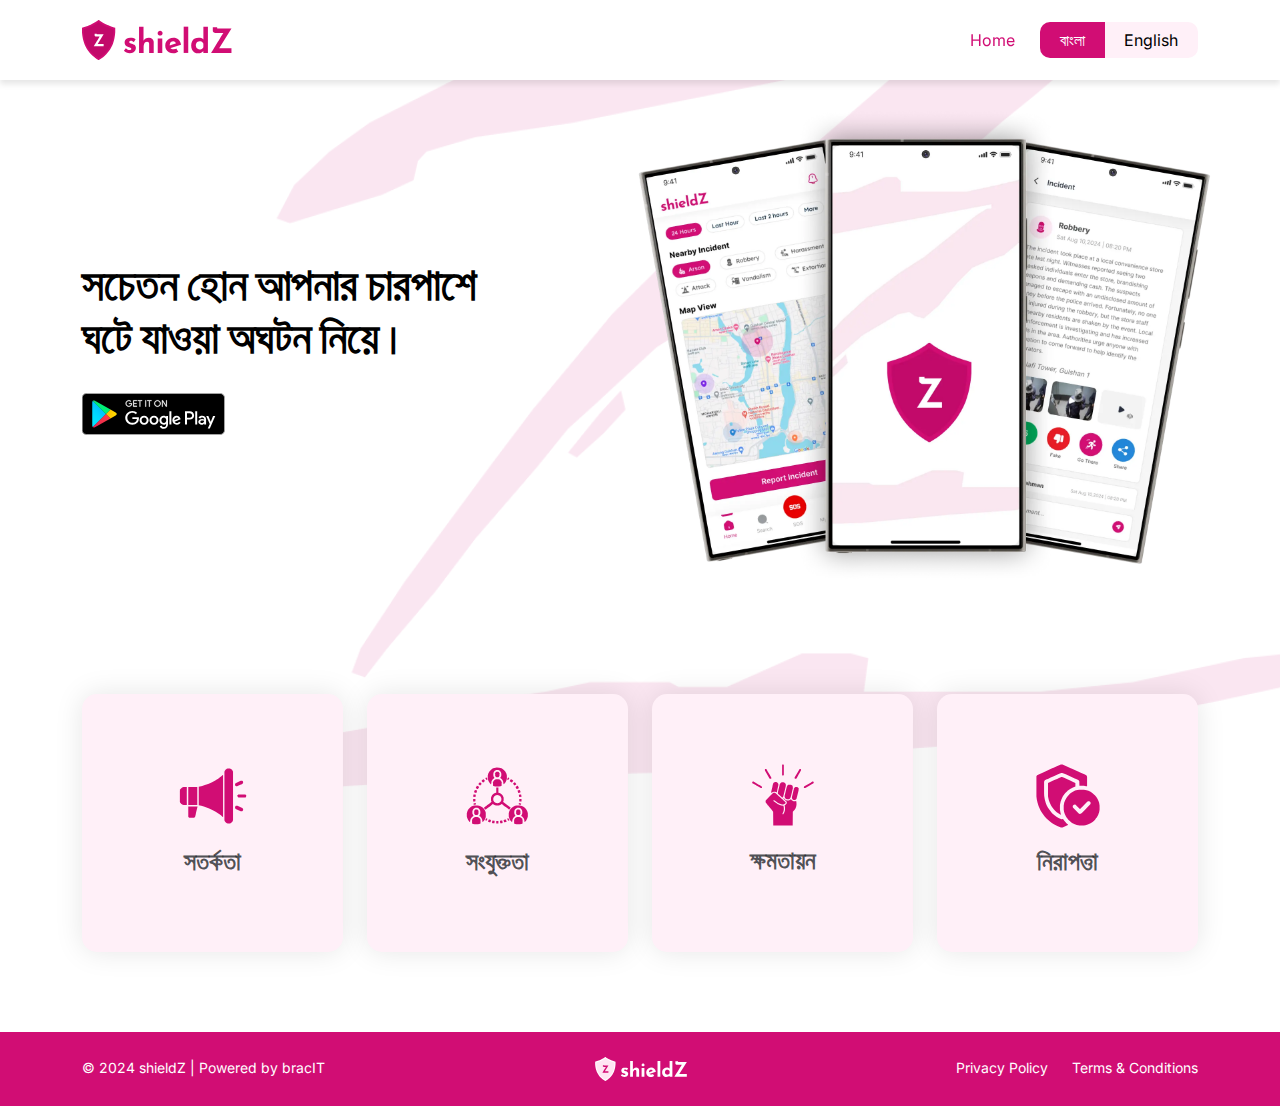
<file: index.html>
<!DOCTYPE html>
<html lang="en">
  <meta http-equiv="content-type" content="text/html;charset=utf-8" />
  <head>
    <meta charset="utf-8" />
    <meta content="width=device-width, initial-scale=1.0" name="viewport" />
    <title>shieldZ</title>
    <meta
      name="description"
      content="সচেতন হোন আপনার চারপাশে ঘটে যাওয়া অঘটন নিয়ে।"
    />
    <meta name="keywords" content="shieldZ,safety" />

    <meta http-equiv="Cache-Control" content="max-age=300, must-revalidate" />

    <!-- Facebook Meta Tags -->
    <meta property="og:url" content="https://shieldz.info/" />
    <meta property="og:type" content="website" />
    <meta property="og:title" content="shieldZ" />
    <meta
      property="og:description"
      content="সচেতন হোন আপনার চারপাশে ঘটে যাওয়া অঘটন নিয়ে।"
    />
    <meta
      property="og:image"
      content="https://faiyaz181.github.io/shieldZ/assets/img/favicon.png"
    />

    <!-- Twitter Meta Tags -->
    <meta name="twitter:card" content="summary_large_image" />
    <meta property="twitter:domain" content="shieldz.info" />
    <meta property="twitter:url" content="https://shieldz.info/" />
    <meta name="twitter:title" content="shieldZ" />
    <meta
      name="twitter:description"
      content="সচেতন হোন আপনার চারপাশে ঘটে যাওয়া অঘটন নিয়ে।"
    />
    <meta
      name="twitter:image"
      content="https://faiyaz181.github.io/shieldZ/assets/img/favicon.png"
    />

    <!-- Favicons -->
    <link rel="apple-touch-icon" sizes="180x180" href="apple-touch-icon.png" />
    <link rel="icon" type="image/png" sizes="32x32" href="favicon-32x32.png" />
    <link rel="icon" type="image/png" sizes="16x16" href="favicon-16x16.png" />
    <link rel="manifest" href="site.webmanifest" />
    <link rel="mask-icon" href="safari-pinned-tab.svg" color="#5bbad5" />
    <meta name="msapplication-TileColor" content="#da532c" />
    <meta name="theme-color" content="#ffffff" />

    <!-- Fonts -->
    <link rel="preconnect" href="https://fonts.googleapis.com" />
    <link rel="preconnect" href="https://fonts.gstatic.com" crossorigin />
    <link
      href="https://fonts.googleapis.com/css2?family=Inter:ital,opsz,wght@0,14..32,100..900;1,14..32,100..900&display=swap"
      rel="stylesheet"
    />

    <!-- Vendor CSS Files -->
    <link
      href="assets/vendor/bootstrap/css/bootstrap.min.css"
      rel="stylesheet"
    />
    <link
      href="assets/vendor/bootstrap-icons/bootstrap-icons.css"
      rel="stylesheet"
    />
    <link href="assets/vendor/aos/aos.css" rel="stylesheet" />
    <link
      href="assets/vendor/glightbox/css/glightbox.min.css"
      rel="stylesheet"
    />

    <!-- Main CSS File -->
    <link href="assets/css/main.css" rel="stylesheet" />
  </head>

  <body class="index-page">
    <header id="header" class="header d-flex align-items-center sticky-top">
      <div
        class="container-fluid container-xl position-relative d-flex align-items-center justify-content-between"
      >
        <a href="index.html" class="logo d-flex align-items-center">
          <img src="assets/img/header-logo.svg" class="img-fluid" alt="" />
          <!-- <h1 class="sitename"><span>shieldZ</span></h1> -->
        </a>

        <nav id="navmenu" class="navmenu d-flex">
          <ul>
            <li><a href="index.html" class="active">Home</a></li>
            <div class="btn-group" role="group">
              <!-- First button -->
              <a href="index.html" class="btn active"> বাংলা </a>

              <!-- Second button -->
              <a href="index-english.html" class="btn"> English </a>
            </div>
            <!-- <li><a href="index.html" class="">How to Use</a></li> -->
            <!-- <li><a href="index.html" class="d-block d-md-none active" data-lang="bn">বাংলা</a></li>
              <li><a href="index-english.html" class="d-block d-md-none" data-lang="en">English</a></li> -->
          </ul>

          <i class="mobile-nav-toggle d-xl-none bi bi-list"></i>
        </nav>
      </div>
    </header>

    <main class="main">
      <!-- Hero Section -->
      <section id="bangla" class="hero section light-background">
        <div
          class="container position-relative"
          data-aos="fade-up"
          data-aos-delay="100"
        >
          <div class="row gy-1 p-0 d-flex">
            <div
              class="col-lg-5 order-1 order-lg-1 d-flex flex-column justify-content-center banner-left"
            >
              <h2
                class="text-left"
                style="font-size: 44px; margin-bottom: 30px"
              >
                সচেতন হোন আপনার চারপাশে ঘটে যাওয়া অঘটন নিয়ে।
              </h2>
              <div class="d-flex button-logo">
                <a
                  href="https://play.google.com/store/apps/details?id=com.bracits.sheildz"
                  class=""
                >
                  <img
                    class="mr-1"
                    src="assets/img/playstore.svg"
                    style="width: 140px; height: auto"
                    alt=""
                  />
                </a>
              </div>
            </div>
            <div class="col-lg-1 order-2 order-lg-2 d-none d-md-block"></div>
            <div class="col-lg-6 order-2 order-lg-2">
              <img
                src="assets/img/logo.webp"
                class="img-fluid banner-image"
                alt=""
              />
            </div>
          </div>
        </div>

        <div
          class="icon-boxes position-relative"
          data-aos="fade-up"
          data-aos-delay="200"
        >
          <div class="container position-relative">
            <div class="row gy-4 mt-5">
              <div class="col-xl-3 col-md-6">
                <div class="icon-box">
                  <div class="icon">
                    <img
                      src="assets/img/Sotorkotaa.svg"
                      height="64px"
                      width="64px"
                      alt=""
                    />
                  </div>
                  <h4 class="title"><a class="stretched-link">সতর্কতা </a></h4>
                </div>
              </div>
              <!--End Icon Box -->

              <div class="col-xl-3 col-md-6">
                <div class="icon-box">
                  <div class="icon">
                    <img src="assets/img/Songjukto.svg" alt="" />
                  </div>
                  <h4 class="title">
                    <a class="stretched-link">সংযুক্ততা </a>
                  </h4>
                </div>
              </div>
              <!--End Icon Box -->

              <div class="col-xl-3 col-md-6">
                <div class="icon-box">
                  <div class="icon">
                    <img
                      src="assets/img/Khomotayon.svg"
                      style="width: 64px; height: auto"
                      alt=""
                    />
                  </div>
                  <h4 class="title"><a class="stretched-link">ক্ষমতায়ন</a></h4>
                </div>
              </div>
              <!--End Icon Box -->

              <div class="col-xl-3 col-md-6">
                <div class="icon-box">
                  <div class="icon">
                    <img
                      src="assets/img/Nirapotta.svg"
                      style="width: 64px; height: auto"
                      alt=""
                    />
                  </div>
                  <h4 class="title">
                    <a class="stretched-link">নিরাপত্তা </a>
                  </h4>
                </div>
              </div>
              <!--End Icon Box -->
            </div>
          </div>
        </div>
      </section>
      <!-- /Hero Section -->

      <!-- Install Section -->
      <!-- <section id="howto_install_bangla" class="hero section light-background">
        <div class="container position-relative" data-aos="fade-up" data-aos-delay="100">
          <div class="row gy-5 justify-content-center">
            <div class="col-lg-3 col-md-6 order-1 order-lg-1">
              <a href=""><img src="assets/img/reg1.png" class="img-fluid" alt=""></a>
            </div>
            <div class="col-lg-6 order-2 order-lg-2 d-flex flex-column justify-content-center">
              <h2 style="font-size: 30px; color: #FF0844;">
                ShieldZ
                <span style="color: #141B34; opacity: 0.8;">
                  : কিভাবে ইনস্টল করবেন?
                </span>
              </h2>
              <div class="p-1">
                <p dir="ltr">ShieldZ হলো এমন একটি অ্যাপ যা আপনাকে এবং আপনার কমিউনিটিকে সুরক্ষিত রাখার জন্য ডিজাইন করা হয়েছে। জরুরী অবস্থা থেকে স্থানীয় সমস্যাগুলি পর্যন্ত দ্রুত পোস্ট এবং শেয়ার করতে পারবেন, যাতে সবাই সতর্ক এবং সচেতন থাকে।</p>
                <p dir="ltr"><strong>ShieldZ এর সাথে সংযুক্ত থাকুন এবং সচেতন থাকুন!</strong></p>
                <p dir="ltr">ইনস্টল করতে এই ধাপগুলি অনুসরণ করুন:</p>
                <ul>
                  <li dir="ltr" aria-level="1">
                    <p dir="ltr" role="presentation">গুগল প্লে স্টোরে "ShieldZ" খুঁজুন এবং 'Install' এ ক্লিক করুন</p>
                  </li>
                  <li dir="ltr" aria-level="1">
                    <p dir="ltr" role="presentation">ShieldZ ডাউনলোড করার পরে, আপনার ফোনে অ্যাপটি খুলুন।</p>
                  </li>
                </ul>
              </div>
            </div>
            
            
          </div>
        </div>

      </section> -->
      <!-- /Install Section -->

      <!-- Register Section -->
      <!-- <section id="howto_use_bangla" class="hero section light-background">
        <hr class="my-5">
        <div class="container position-relative" data-aos="fade-up" data-aos-delay="100">
          <div class="row gy-5 justify-content-center">
            <div class="col-lg-6 order-1 order-lg-1 d-flex flex-column justify-content-center">
              <h2 style="font-size: 30px; color: #ff0000;">
                ShieldZ
                <span style="color: #000000; opacity: 0.8;">
                  : কিভাবে রেজিস্ট্রেশন করবেন?
                </span>
              </h2>
              <div class="p-1">
                <ul>
                  <li dir="ltr" aria-level="1">
                    <p dir="ltr" role="presentation">ShieldZ দিয়ে শুরু করা খুবই সহজ এবং দ্রুত!</p>
                  </li>
            
                  <li dir="ltr" aria-level="1">
                    <p dir="ltr" role="presentation">আপনি আপনার <strong>Google</strong> বা <strong>Facebook</strong> অ্যাকাউন্ট ব্যবহার করে অ্যাপটির জন্য রেজিস্ট্রেশন করতে পারেন।</p>
                  </li>
            
                  <li dir="ltr" aria-level="1">
                    <p dir="ltr" role="presentation">আপনার রেজিস্ট্রেশন সম্পন্ন করতে এবং ShieldZ ব্যবহার শুরু করতে অন-স্ক্রিন নির্দেশাবলী অনুসরণ করুন।</p>
                  </li>
                </ul>
              </div>
            </div>
            
            <div class="col-lg-3 col-md-6 order-2 order-lg-2">
               <div id="carouselExample" class="carousel slide" data-bs-ride="carousel">
                <div class="carousel-inner"> -->
      <!-- <div class="carousel-item active" data-bs-interval="4000">
                    <img src="assets/img/reg1.png" class="d-block w-100" alt="...">
                  </div> -->
      <!-- <div class="carousel-item" data-bs-interval="4000">
                    <img src="assets/img/reg2.jpg" class="d-block w-100" alt="...">
                  </div> -->
      <!-- </div> -->
      <!-- <button class="carousel-control-prev" type="button" data-bs-target="#carouselExample"
                  data-bs-slide="prev">
                  <span class="carousel-control-prev-icon" aria-hidden="true"></span>
                  <span class="visually-hidden">Previous</span>
                </button>
                <button class="carousel-control-next" type="button" data-bs-target="#carouselExample"
                  data-bs-slide="next">
                  <span class="carousel-control-next-icon" aria-hidden="true"></span>
                  <span class="visually-hidden">Next</span>
                </button> -->
      <!-- </div>
            </div>
          </div>
        </div>
      </section>  -->
      <!-- /Register Section -->

      <!-- Send Alert Section -->
      <!-- <section id="howto_use_alert" class="hero section light-background">
        <hr class="my-5">
        <div class="container position-relative" data-aos="fade-up" data-aos-delay="100">
          <div class="row gy-5 justify-content-center">
          
            <div class="col-lg-3 col-md-6 order-1 order-lg-1">
              <div id="carouselExample" class="carousel slide" data-bs-ride="carousel">
                <div class="carousel-inner">
                  <div class="carousel-item active" data-bs-interval="4000">
                    <img src="assets/img/home.png" class="d-block w-100" alt="...">
                  </div>
                  <div class="carousel-item" data-bs-interval="4000">
                    <img src="assets/img/report.png" class="d-block w-100" alt="...">
                  </div>
                </div>
                <button class="carousel-control-prev" type="button" data-bs-target="#carouselExample"
                  data-bs-slide="prev">
                  <span class="carousel-control-prev-icon" aria-hidden="true"></span>
                  <span class="visually-hidden">Previous</span>
                </button>
                <button class="carousel-control-next" type="button" data-bs-target="#carouselExample"
                  data-bs-slide="next">
                  <span class="carousel-control-next-icon" aria-hidden="true"></span>
                  <span class="visually-hidden">Next</span>
                </button>
              </div>
              <img src="assets/img/report.jpg" class="d-block w-100" alt="..."> -->
      <!-- </div>
            <div class="col-lg-6 order-2 order-lg-2 d-flex flex-column justify-content-center">
              <h2 style="font-size: 30px; color: #ff0000;">
                ShieldZ
                <span style="color: #000000; opacity: 0.8;">
                  : এটি কিভাবে ব্যবহার করবেন?
                </span>
              </h2>
              <div class="p-1">
                <ul>
                  <li dir="ltr" aria-level="1">
                    <p dir="ltr" role="presentation"><strong>“Report Incident”</strong> বোতামে ট্যাপ করে একটি নতুন ঘটনা রিপোর্ট তৈরি করুন।</p>
                  </li>
                  <li>
                    <p dir="ltr" role="presentation">একটি শিরোনাম, বিবরণ এবং অবস্থানের বিবরণ লিখুন।</p>
                  </li>
                  <li>
                    <p dir="ltr" role="presentation">যদি প্রয়োজন হয় তবে প্রাসঙ্গিক ছবি বা ভিডিও সংযুক্ত করুন।</p>
                  </li>
                  <li>
                    <p dir="ltr" role="presentation">ঘটনা কতটা জরুরি তা জানাতে সতর্কতার স্তর সেট করুন।</p>
                  </li>
                </ul>
              </div>
            
              <h2 style="font-size: 30px; color: #ff0000;">
                ShieldZ
                <span style="color: #000000; opacity: 0.8;">
                  : এটি কিভাবে কাজ করে?
                </span>
              </h2>
              <div class="p-1">
                <p>
                  যারা আপনাকে অনুসরণ করে বা যাদের এলাকা ক্ষতিগ্রস্ত হয়েছে তারা ঘটনাটির জরুরিতার উপর ভিত্তি করে রিয়েল-টাইম সতর্কতা পাবে।
                </p>
                <p>
                  আপনার উপর প্রভাব ফেলতে পারে এমন ঘটনা বা আপনি যে ঘটনাগুলি অনুসরণ করছেন তার সম্পর্কে আপডেট এবং সতর্কতা পান। ঘটনাস্থলটি ভিজ্যুয়ালাইজ করতে এবং তাদের ভৌগলিক প্রেক্ষাপট বুঝতে মানচিত্র বৈশিষ্ট্যটি ব্যবহার করুন।
                </p>
              </div>
            </div>
            
          
          </div>
        </div>
      </section>  -->
      <!-- /Send Alert Section -->
    </main>

    <footer id="footer" class="footer" style="background-color: #d10d74">
      <div
        class="container d-block d-md-flex text-white text-center justify-content-between gap-4"
      >
        <div class="mb-4 mb-md-0 order-3 order-lg-1">
          © 2024 shieldZ | Powered by
          <span
            ><a href="https://www.bracits.com/" style="color: white"
              >bracIT</a
            ></span
          >
        </div>
        <div class="mb-4 mb-md-0 order-1 order-lg-2">
          <img src="assets/img/footer-logo.svg" alt="" />
        </div>
        <div class="d-flex justify-content-center gap-4 order-2 order-lg-3">
          <a style="color: white" role="button" href="privacy-policy.html"
            >Privacy Policy</a
          >
          <a style="color: white" href="terms-and-conditions.html"
            >Terms & Conditions</a
          >
        </div>
      </div>
    </footer>

    <!-- Scroll Top -->
    <a
      href="#"
      id="scroll-top"
      class="scroll-top d-flex align-items-center justify-content-center"
      ><i class="bi bi-arrow-up-short"></i
    ></a>

    <!-- Preloader -->
    <div id="preloader"></div>

    <!-- Vendor JS Files -->
    <script src="assets/vendor/bootstrap/js/bootstrap.bundle.min.js"></script>
    <script src="assets/vendor/aos/aos.js"></script>
    <script src="assets/vendor/glightbox/js/glightbox.min.js"></script>

    <!-- Main JS File -->
    <script src="assets/js/main.js"></script>
  </body>
</html>
</file>
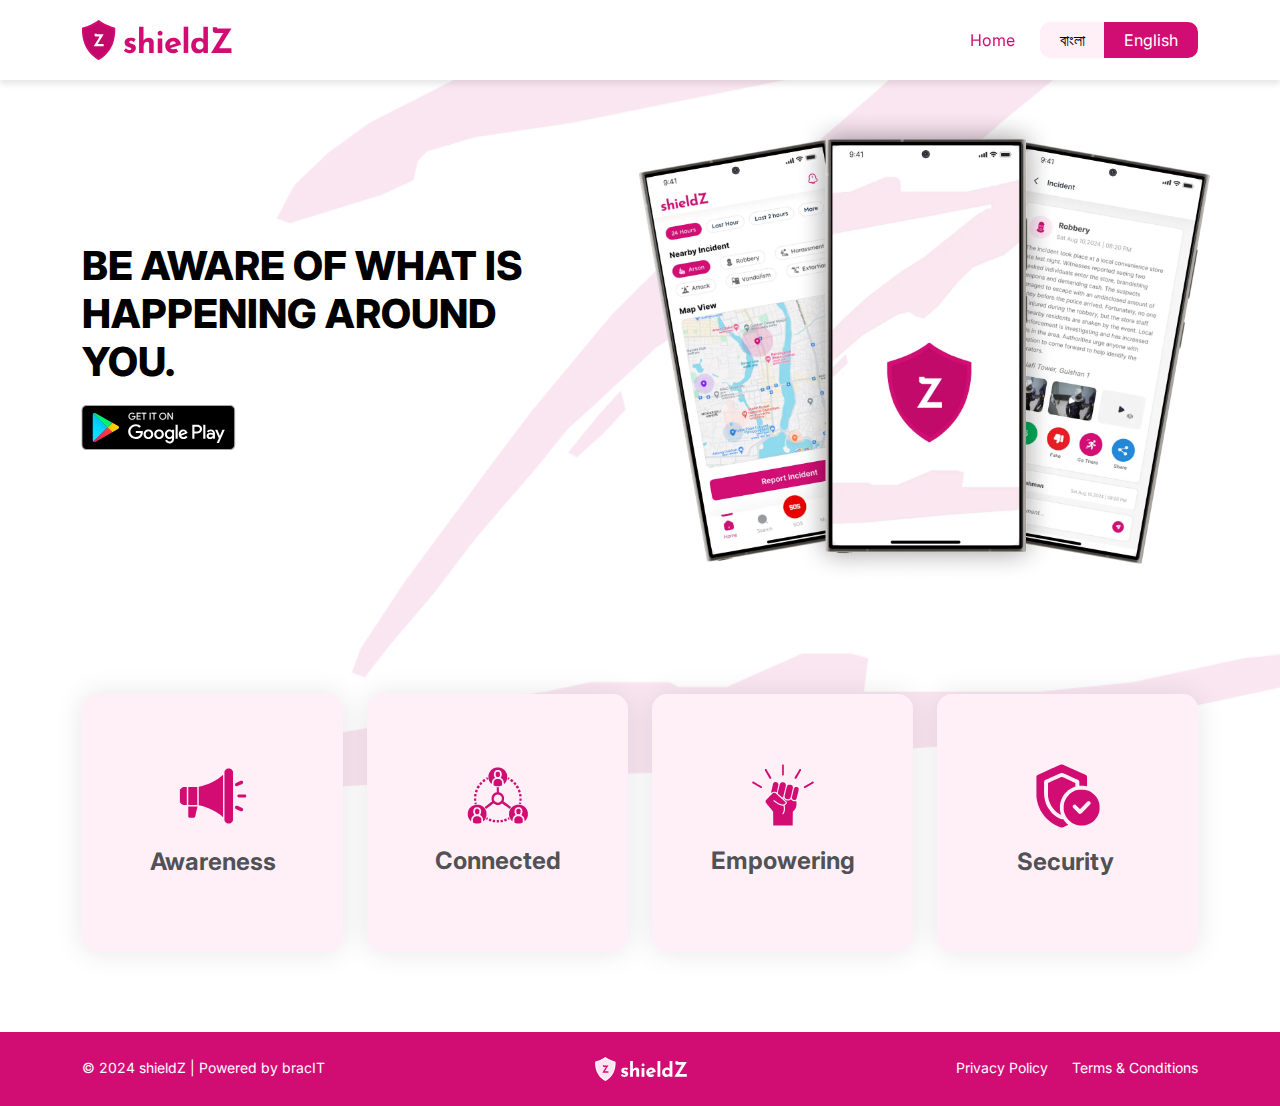
<file: index-english.html>
<!DOCTYPE html>
<html lang="en">
  <meta http-equiv="content-type" content="text/html;charset=utf-8" />
  <head>
    <meta charset="utf-8" />
    <meta content="width=device-width, initial-scale=1.0" name="viewport" />
    <title>shieldZ</title>
    <meta
      name="description"
      content="Be aware of what is happening around you."
    />
    <meta name="keywords" content="shieldZ,safety" />

    <meta http-equiv="Cache-Control" content="max-age=300, must-revalidate" />

    <!-- Facebook Meta Tags -->
    <meta property="og:url" content="https://shieldz.info/" />
    <meta property="og:type" content="website" />
    <meta property="og:title" content="shieldZ" />
    <meta
      property="og:description"
      content="Be aware of what is happening around you."
    />
    <meta
      property="og:image"
      content="https://shieldz.info/assets/img/favicon.png"
    />

    <!-- Twitter Meta Tags -->
    <meta name="twitter:card" content="summary_large_image" />
    <meta property="twitter:domain" content="shieldz.info" />
    <meta property="twitter:url" content="https://shieldz.info/" />
    <meta name="twitter:title" content="shieldZ" />
    <meta
      name="twitter:description"
      content="Be aware of what is happening around you."
    />
    <meta
      name="twitter:image"
      content="https://shieldz.info/assets/img/favicon.png"
    />

    <!-- Favicons -->
    <link rel="apple-touch-icon" sizes="180x180" href="apple-touch-icon.png" />
    <link rel="icon" type="image/png" sizes="32x32" href="favicon-32x32.png" />
    <link rel="icon" type="image/png" sizes="16x16" href="favicon-16x16.png" />
    <link rel="manifest" href="site.webmanifest" />
    <link rel="mask-icon" href="safari-pinned-tab.svg" color="#5bbad5" />
    <meta name="msapplication-TileColor" content="#da532c" />
    <meta name="theme-color" content="#ffffff" />

    <!-- Fonts -->
    <link rel="preconnect" href="https://fonts.googleapis.com" />
    <link rel="preconnect" href="https://fonts.gstatic.com" crossorigin />
    <link
      href="https://fonts.googleapis.com/css2?family=Inter:ital,opsz,wght@0,14..32,100..900;1,14..32,100..900&display=swap"
      rel="stylesheet"
    />

    <!-- Vendor CSS Files -->
    <link
      href="assets/vendor/bootstrap/css/bootstrap.min.css"
      rel="stylesheet"
    />
    <link
      href="assets/vendor/bootstrap-icons/bootstrap-icons.css"
      rel="stylesheet"
    />
    <link href="assets/vendor/aos/aos.css" rel="stylesheet" />
    <link
      href="assets/vendor/glightbox/css/glightbox.min.css"
      rel="stylesheet"
    />

    <!-- Main CSS File -->
    <link href="assets/css/main.css" rel="stylesheet" />
  </head>

  <body class="index-page">
    <header id="header" class="header d-flex align-items-center sticky-top">
      <div
        class="container-fluid container-xl position-relative d-flex align-items-center justify-content-between"
      >
        <a href="index.html" class="logo d-flex align-items-center">
          <img src="assets/img/header-logo.svg" class="img-fluid" alt="" />
          <!-- <h1 class="sitename"><span>shieldZ</span></h1> -->
        </a>

        <nav id="navmenu" class="navmenu d-flex">
          <ul>
            <li><a href="index.html" class="active">Home</a></li>
            <div class="btn-group" role="group">
              <!-- First button -->
              <a href="index.html" class="btn"> বাংলা </a>

              <!-- Second button -->
              <a href="index-english.html" class="btn active"> English </a>
            </div>
            <!-- <li><a href="index.html" class="">How to Use</a></li> -->
            <!-- <li><a href="index.html" class="d-block d-md-none active" data-lang="bn">বাংলা</a></li>
              <li><a href="index-english.html" class="d-block d-md-none" data-lang="en">English</a></li> -->
          </ul>

          <i class="mobile-nav-toggle d-xl-none bi bi-list"></i>
        </nav>
      </div>
    </header>

    <main class="main">
      <!-- Hero Section -->
      <section id="bangla" class="hero section light-background">
        <div
          class="container position-relative"
          data-aos="fade-up"
          data-aos-delay="100"
        >
          <div class="row gy-1 p-0">
            <div
              class="col-lg-5 order-1 order-lg-1 d-flex flex-column justify-content-center banner-left"
            >
              <h2
                class="text-left text-uppercase"
                style="font-size: 40px; margin-bottom: 20px"
              >
                Be aware of what is happening around you.
              </h2>
              <div class="d-flex button-logo">
                <a
                  href="https://play.google.com/store/apps/details?id=com.bracits.sheildz"
                  class=""
                >
                  <img
                    class=""
                    src="assets/img/playstore.svg"
                    style="width: 150px; height: auto"
                    alt=""
                  />
                </a>
              </div>
            </div>
            <div class="col-lg-1 order-2 order-lg-2 d-none d-md-block"></div>
            <div class="col-lg-6 order-2 order-lg-2">
              <img
                src="assets/img/logo.webp"
                class="img-fluid banner-image"
                alt=""
              />
            </div>
          </div>
        </div>

        <div
          class="icon-boxes position-relative"
          data-aos="fade-up"
          data-aos-delay="200"
        >
          <div class="container position-relative">
            <div class="row gy-4 mt-5">
              <div class="col-xl-3 col-md-6">
                <div class="icon-box">
                  <div class="icon">
                    <img
                      src="assets/img/Sotorkotaa.svg"
                      style="width: 64px; height: auto"
                      alt=""
                    />
                  </div>
                  <h4 class="title">
                    <a class="stretched-link">Awareness </a>
                  </h4>
                </div>
              </div>
              <!--End Icon Box -->

              <div class="col-xl-3 col-md-6">
                <div class="icon-box">
                  <div class="icon">
                    <img
                      src="assets/img/Songjukto.svg"
                      style="width: 64px; height: auto"
                      alt=""
                    />
                  </div>
                  <h4 class="title">
                    <a class="stretched-link">Connected </a>
                  </h4>
                </div>
              </div>
              <!--End Icon Box -->

              <div class="col-xl-3 col-md-6">
                <div class="icon-box">
                  <div class="icon">
                    <img
                      src="assets/img/Khomotayon.svg"
                      style="width: 64px; height: auto"
                      alt=""
                    />
                  </div>
                  <h4 class="title">
                    <a class="stretched-link">Empowering</a>
                  </h4>
                </div>
              </div>
              <!--End Icon Box -->

              <div class="col-xl-3 col-md-6">
                <div class="icon-box">
                  <div class="icon">
                    <img
                      src="assets/img/Nirapotta.svg"
                      style="width: 64px; height: auto"
                      alt=""
                    />
                  </div>
                  <h4 class="title">
                    <a class="stretched-link">Security  </a>
                  </h4>
                </div>
              </div>
              <!--End Icon Box -->
            </div>
          </div>
        </div>
      </section>
      <!-- /Hero Section -->

      <!-- Install Section -->
      <!-- <section id="howto_install_bangla" class="hero section light-background">
      <div class="container position-relative" data-aos="fade-up" data-aos-delay="100">
        <div class="row gy-5 justify-content-center">
          <div class="col-lg-3 col-md-6 order-1 order-lg-1">
            <a href=""><img src="assets/img/reg1.png" class="img-fluid" alt=""></a>
          </div>
          <div class="col-lg-6 order-2 order-lg-2 d-flex flex-column justify-content-center">
            <h2 style="font-size: 30px; color: #FF0844;">
              ShieldZ
              <span style="color: #141B34; opacity: 0.8;">
                : কিভাবে ইনস্টল করবেন?
              </span>
            </h2>
            <div class="p-1">
              <p dir="ltr">ShieldZ হলো এমন একটি অ্যাপ যা আপনাকে এবং আপনার কমিউনিটিকে সুরক্ষিত রাখার জন্য ডিজাইন করা হয়েছে। জরুরী অবস্থা থেকে স্থানীয় সমস্যাগুলি পর্যন্ত দ্রুত পোস্ট এবং শেয়ার করতে পারবেন, যাতে সবাই সতর্ক এবং সচেতন থাকে।</p>
              <p dir="ltr"><strong>ShieldZ এর সাথে সংযুক্ত থাকুন এবং সচেতন থাকুন!</strong></p>
              <p dir="ltr">ইনস্টল করতে এই ধাপগুলি অনুসরণ করুন:</p>
              <ul>
                <li dir="ltr" aria-level="1">
                  <p dir="ltr" role="presentation">গুগল প্লে স্টোরে "ShieldZ" খুঁজুন এবং 'Install' এ ক্লিক করুন</p>
                </li>
                <li dir="ltr" aria-level="1">
                  <p dir="ltr" role="presentation">ShieldZ ডাউনলোড করার পরে, আপনার ফোনে অ্যাপটি খুলুন।</p>
                </li>
              </ul>
            </div>
          </div>
          
          
        </div>
      </div>

    </section> -->
      <!-- /Install Section -->

      <!-- Register Section -->
      <!-- <section id="howto_use_bangla" class="hero section light-background">
      <hr class="my-5">
      <div class="container position-relative" data-aos="fade-up" data-aos-delay="100">
        <div class="row gy-5 justify-content-center">
          <div class="col-lg-6 order-1 order-lg-1 d-flex flex-column justify-content-center">
            <h2 style="font-size: 30px; color: #ff0000;">
              ShieldZ
              <span style="color: #000000; opacity: 0.8;">
                : কিভাবে রেজিস্ট্রেশন করবেন?
              </span>
            </h2>
            <div class="p-1">
              <ul>
                <li dir="ltr" aria-level="1">
                  <p dir="ltr" role="presentation">ShieldZ দিয়ে শুরু করা খুবই সহজ এবং দ্রুত!</p>
                </li>
          
                <li dir="ltr" aria-level="1">
                  <p dir="ltr" role="presentation">আপনি আপনার <strong>Google</strong> বা <strong>Facebook</strong> অ্যাকাউন্ট ব্যবহার করে অ্যাপটির জন্য রেজিস্ট্রেশন করতে পারেন।</p>
                </li>
          
                <li dir="ltr" aria-level="1">
                  <p dir="ltr" role="presentation">আপনার রেজিস্ট্রেশন সম্পন্ন করতে এবং ShieldZ ব্যবহার শুরু করতে অন-স্ক্রিন নির্দেশাবলী অনুসরণ করুন।</p>
                </li>
              </ul>
            </div>
          </div>
          
          <div class="col-lg-3 col-md-6 order-2 order-lg-2">
             <div id="carouselExample" class="carousel slide" data-bs-ride="carousel">
              <div class="carousel-inner"> -->
      <!-- <div class="carousel-item active" data-bs-interval="4000">
                  <img src="assets/img/reg1.png" class="d-block w-100" alt="...">
                </div> -->
      <!-- <div class="carousel-item" data-bs-interval="4000">
                  <img src="assets/img/reg2.jpg" class="d-block w-100" alt="...">
                </div> -->
      <!-- </div> -->
      <!-- <button class="carousel-control-prev" type="button" data-bs-target="#carouselExample"
                data-bs-slide="prev">
                <span class="carousel-control-prev-icon" aria-hidden="true"></span>
                <span class="visually-hidden">Previous</span>
              </button>
              <button class="carousel-control-next" type="button" data-bs-target="#carouselExample"
                data-bs-slide="next">
                <span class="carousel-control-next-icon" aria-hidden="true"></span>
                <span class="visually-hidden">Next</span>
              </button> -->
      <!-- </div>
          </div>
        </div>
      </div>
    </section>  -->
      <!-- /Register Section -->

      <!-- Send Alert Section -->
      <!-- <section id="howto_use_alert" class="hero section light-background">
      <hr class="my-5">
      <div class="container position-relative" data-aos="fade-up" data-aos-delay="100">
        <div class="row gy-5 justify-content-center">
        
          <div class="col-lg-3 col-md-6 order-1 order-lg-1">
            <div id="carouselExample" class="carousel slide" data-bs-ride="carousel">
              <div class="carousel-inner">
                <div class="carousel-item active" data-bs-interval="4000">
                  <img src="assets/img/home.png" class="d-block w-100" alt="...">
                </div>
                <div class="carousel-item" data-bs-interval="4000">
                  <img src="assets/img/report.png" class="d-block w-100" alt="...">
                </div>
              </div>
              <button class="carousel-control-prev" type="button" data-bs-target="#carouselExample"
                data-bs-slide="prev">
                <span class="carousel-control-prev-icon" aria-hidden="true"></span>
                <span class="visually-hidden">Previous</span>
              </button>
              <button class="carousel-control-next" type="button" data-bs-target="#carouselExample"
                data-bs-slide="next">
                <span class="carousel-control-next-icon" aria-hidden="true"></span>
                <span class="visually-hidden">Next</span>
              </button>
            </div>
            <img src="assets/img/report.jpg" class="d-block w-100" alt="..."> -->
      <!-- </div>
          <div class="col-lg-6 order-2 order-lg-2 d-flex flex-column justify-content-center">
            <h2 style="font-size: 30px; color: #ff0000;">
              ShieldZ
              <span style="color: #000000; opacity: 0.8;">
                : এটি কিভাবে ব্যবহার করবেন?
              </span>
            </h2>
            <div class="p-1">
              <ul>
                <li dir="ltr" aria-level="1">
                  <p dir="ltr" role="presentation"><strong>“Report Incident”</strong> বোতামে ট্যাপ করে একটি নতুন ঘটনা রিপোর্ট তৈরি করুন।</p>
                </li>
                <li>
                  <p dir="ltr" role="presentation">একটি শিরোনাম, বিবরণ এবং অবস্থানের বিবরণ লিখুন।</p>
                </li>
                <li>
                  <p dir="ltr" role="presentation">যদি প্রয়োজন হয় তবে প্রাসঙ্গিক ছবি বা ভিডিও সংযুক্ত করুন।</p>
                </li>
                <li>
                  <p dir="ltr" role="presentation">ঘটনা কতটা জরুরি তা জানাতে সতর্কতার স্তর সেট করুন।</p>
                </li>
              </ul>
            </div>
          
            <h2 style="font-size: 30px; color: #ff0000;">
              ShieldZ
              <span style="color: #000000; opacity: 0.8;">
                : এটি কিভাবে কাজ করে?
              </span>
            </h2>
            <div class="p-1">
              <p>
                যারা আপনাকে অনুসরণ করে বা যাদের এলাকা ক্ষতিগ্রস্ত হয়েছে তারা ঘটনাটির জরুরিতার উপর ভিত্তি করে রিয়েল-টাইম সতর্কতা পাবে।
              </p>
              <p>
                আপনার উপর প্রভাব ফেলতে পারে এমন ঘটনা বা আপনি যে ঘটনাগুলি অনুসরণ করছেন তার সম্পর্কে আপডেট এবং সতর্কতা পান। ঘটনাস্থলটি ভিজ্যুয়ালাইজ করতে এবং তাদের ভৌগলিক প্রেক্ষাপট বুঝতে মানচিত্র বৈশিষ্ট্যটি ব্যবহার করুন।
              </p>
            </div>
          </div>
          
        
        </div>
      </div>
    </section>  -->
      <!-- /Send Alert Section -->
    </main>

    <footer id="footer" class="footer" style="background-color: #d10d74">
      <div
        class="container d-block d-md-flex text-white justify-content-between text-center gap-4"
      >
        <div class="mb-4 mb-md-0 order-3 order-lg-1">
          © 2024 shieldZ | Powered by
          <span
            ><a href="https://www.bracits.com/" style="color: white"
              >bracIT</a
            ></span
          >
        </div>
        <div class="mb-4 mb-md-0 order-1 order-lg-2">
          <img src="assets/img/footer-logo.svg" alt="" />
        </div>
        <div class="d-flex justify-content-center gap-4 order-2 order-lg-3">
          <a style="color: white" role="button" href="privacy-policy.html"
            >Privacy Policy</a
          >
          <a style="color: white" href="terms-and-conditions.html"
            >Terms & Conditions</a
          >
        </div>
      </div>
    </footer>

    <!-- Scroll Top -->
    <a
      href="#"
      id="scroll-top"
      class="scroll-top d-flex align-items-center justify-content-center"
      ><i class="bi bi-arrow-up-short"></i
    ></a>

    <!-- Preloader -->
    <div id="preloader"></div>

    <!-- Vendor JS Files -->
    <script src="assets/vendor/bootstrap/js/bootstrap.bundle.min.js"></script>
    <script src="assets/vendor/aos/aos.js"></script>
    <script src="assets/vendor/glightbox/js/glightbox.min.js"></script>

    <!-- Main JS File -->
    <script src="assets/js/main.js"></script>
  </body>
</html>
</file>
<file: assets/css/main.css>
/*--------------------------------------------------------------
# Font & Color Variables
--------------------------------------------------------------*/
/* Fonts */
:root {
  --default-font: "Inter", system-ui, -apple-system, "Segoe UI", Arial,
    "Noto Sans", "Liberation Sans", sans-serif, "Apple Color Emoji",
    "Segoe UI Emoji", "Segoe UI Symbol", "Noto Color Emoji";
  --heading-font: "Inter", sans-serif;
  --nav-font: "Inter", sans-serif;
}

/* Global Colors - The following color variables are used throughout the website. Updating them here will change the color scheme of the entire website */
:root {
  --background-color: #ffff; /* Background color for the entire website, including individual sections */
  --default-color: #212529; /* Default color used for the majority of the text content across the entire website */
  --heading-color: #ff0844; /* Color for headings, subheadings and title throughout the website */
  --accent-color: #d10d74; /* Accent color that represents your brand on the website. It's used for buttons, links, and other elements that need to stand out */
  --surface-color: #ffffff; /* The surface color is used as a background of boxed elements within sections, such as cards, icon boxes, or other elements that require a visual separation from the global background. */
  --contrast-color: #ffffff; /* Contrast color for text, ensuring readability against backgrounds of accent, heading, or default colors. */
}

/* Nav Menu Colors - The following color variables are used specifically for the navigation menu. They are separate from the global colors to allow for more customization options */
:root {
  --nav-color: #212529; /* The default color of the main navmenu links */
  --nav-hover-color: #d10d74; /* Applied to main navmenu links when they are hovered over or active */
  --nav-mobile-background-color: #ffffff; /* Used as the background color for mobile navigation menu */
  --nav-dropdown-background-color: #ffffff; /* Used as the background color for dropdown items that appear when hovering over primary navigation items */
  --nav-dropdown-color: #212529; /* Used for navigation links of the dropdown items in the navigation menu. */
  --nav-dropdown-hover-color: #d10d74; /* Similar to --nav-hover-color, this color is applied to dropdown navigation links when they are hovered over. */
}

/* Color Presets - These classes override global colors when applied to any section or element, providing reuse of the sam color scheme. */

.light-background {
  --background-color: linear-gradient(
    135deg,
    rgba(255, 8, 68, 0.1),
    rgba(0, 0, 0, 0.05)
  );
  /* #e9e8e9; */
  --surface-color: #ffffff;
}

.dark-background {
  --background-color: #060606;
  --default-color: #ffffff;
  --heading-color: #ffffff;
  --surface-color: #252525;
  --contrast-color: #ffffff;
}

/* Smooth scroll */
:root {
  scroll-behavior: smooth;
}

/*--------------------------------------------------------------
# General Styling & Shared Classes
--------------------------------------------------------------*/
body {
  color: var(--default-color);
  background: var(--background-color);
  font-family: var(--default-font);
  background: url("../img/background.png");
  background-position: 100px -29%; /* Position the image 20% from the left and 80% from the top */
  background-size: 100% 80%; /* Set the image width to 100% of the container's width and height to 50% */
  background-repeat: no-repeat;
}

@media (max-width: 1199px) {
  body {
    color: var(--default-color);
    background: var(--background-color);
    font-family: var(--default-font);
    background: url("../img/background.png");
    background-position: -100px 0%; /* Position the image 20% from the left and 80% from the top */
    background-size: 150% 40%; /* Set the image width to 100% of the container's width and height to 50% */
    background-repeat: no-repeat;
  }
}

a {
  color: var(--accent-color);
  text-decoration: none;
  transition: 0.3s;
}

a:hover {
  color: color-mix(in srgb, var(--accent-color), transparent 25%);
  text-decoration: none;
}

h1,
h2,
h3,
h4,
h5,
h6 {
  color: var(--heading-color);
  font-family: var(--heading-font);
}

/* PHP Email Form Messages
------------------------------*/
.php-email-form .error-message {
  display: none;
  background: #df1529;
  color: #ffffff;
  text-align: left;
  padding: 15px;
  margin-bottom: 24px;
  font-weight: 600;
}

.php-email-form .sent-message {
  display: none;
  color: #ffffff;
  background: #059652;
  text-align: center;
  padding: 15px;
  margin-bottom: 24px;
  font-weight: 600;
}

.php-email-form .loading {
  display: none;
  background: var(--surface-color);
  text-align: center;
  padding: 15px;
  margin-bottom: 24px;
}

.php-email-form .loading:before {
  content: "";
  display: inline-block;
  border-radius: 50%;
  width: 24px;
  height: 24px;
  margin: 0 10px -6px 0;
  border: 3px solid var(--accent-color);
  border-top-color: var(--surface-color);
  animation: php-email-form-loading 1s linear infinite;
}

@keyframes php-email-form-loading {
  0% {
    transform: rotate(0deg);
  }

  100% {
    transform: rotate(360deg);
  }
}

/*--------------------------------------------------------------
# Global Header
--------------------------------------------------------------*/
.header {
  color: var(--default-color);
  background-color: var(--background-color);
  padding: 10px 0;
  transition: all 0.5s;
  z-index: 997;
  box-shadow: 0px 4px 6px rgba(0, 0, 0, 0.1); /* Add a subtle shadow */
}

.header .logo {
  line-height: 1;
}

.header .logo img {
  max-height: 50px;
  width: 150px;
  /* margin-right: 5px; */
}

.header .logo h1 {
  font-size: 30px;
  margin-top: 13px;
  font-weight: 700;
  color: var(--heading-color);
}

.header .logo h1 span {
  color: var(--accent-color);
}

.scrolled .header {
  box-shadow: 0px 0 18px rgba(0, 0, 0, 0.1);
}

/*--------------------------------------------------------------
# Navigation Menu
--------------------------------------------------------------*/
/* Navmenu - Desktop */
@media (min-width: 1200px) {
  .navmenu {
    padding: 0;
  }

  .navmenu ul {
    margin: 0;
    padding: 0;
    display: flex;
    list-style: none;
    align-items: center;
  }

  .navmenu li {
    position: relative;
  }

  .navmenu ul a,
  .navmenu ul a:focus {
    color: var(--nav-color);
    padding: 18px 15px;
    font-size: 16px;
    font-family: var(--nav-font);
    font-weight: 400;
    display: flex;
    align-items: center;
    justify-content: space-between;
    white-space: nowrap;
    transition: 0.3s;
  }

  .navmenu ul a i,
  .navmenu ul a:focus i {
    font-size: 12px;
    line-height: 0;
    margin-left: 5px;
    transition: 0.3s;
  }

  .navmenu li:last-child a {
    padding-right: 0;
  }

  .navmenu li:hover > a,
  .navmenu .active,
  .navmenu .active:focus {
    color: var(--nav-hover-color);
  }

  .navmenu .dropdown ul {
    margin: 0;
    padding: 10px 0;
    background: var(--nav-dropdown-background-color);
    display: block;
    position: absolute;
    visibility: hidden;
    left: 14px;
    top: 130%;
    opacity: 0;
    transition: 0.3s;
    border-radius: 4px;
    z-index: 99;
    box-shadow: 0px 0px 30px rgba(0, 0, 0, 0.1);
  }

  .navmenu .dropdown ul li {
    min-width: 200px;
  }

  .navmenu .dropdown ul a {
    padding: 10px 20px;
    font-size: 15px;
    text-transform: none;
    color: var(--nav-dropdown-color);
  }

  .navmenu .dropdown ul a i {
    font-size: 12px;
  }

  .navmenu .dropdown ul a:hover,
  .navmenu .dropdown ul .active:hover,
  .navmenu .dropdown ul li:hover > a {
    color: var(--nav-dropdown-hover-color);
  }

  .navmenu .dropdown:hover > ul {
    opacity: 1;
    top: 100%;
    visibility: visible;
  }

  .navmenu .dropdown .dropdown ul {
    top: 0;
    left: -90%;
    visibility: hidden;
  }

  .navmenu .dropdown .dropdown:hover > ul {
    opacity: 1;
    top: 0;
    left: -100%;
    visibility: visible;
  }

  .navmenu .btn-group {
    height: 36px;
    margin-left: 10px;
    /* margin-top: 12px;
    margin-left: 12px !important; */
  }

  .navmenu .btn-group .btn {
    border-radius: 10px; /* Make the buttons rounded */
    border: none; /* Remove border */
    color: black;
    background-color: #fff0f8; /* Light background */
    text-decoration: none; /* Remove underline from links */
    padding: 5px 20px; /* Add padding */
    display: flex;
    justify-content: center;
    align-items: center;
  }

  .navmenu .btn-group .btn.active {
    background-color: #d10d74; /* Active button background color */
    color: #fff;
  }

  .navmenu .btn-group .btn:first-child {
    border-top-right-radius: 0;
    border-bottom-right-radius: 0;
  }

  .navmenu .btn-group .btn:last-child {
    border-top-left-radius: 0;
    border-bottom-left-radius: 0;
  }
}

/* Navmenu - Mobile */
@media (max-width: 1199px) {
  .mobile-nav-toggle {
    color: var(--nav-color);
    font-size: 28px;
    line-height: 0;
    margin-right: 10px;
    cursor: pointer;
    transition: color 0.3s;
  }

  .navmenu {
    padding: 0;
    z-index: 9997;
  }

  .navmenu ul {
    display: none;
    list-style: none;
    text-align: center;
    /* position: absolute; */
    width: 100%;
    min-width: 200px;
    max-height: 130px;
    float: right;
    inset: 60px 20px 20px 20px;
    padding: 10px 0;
    margin: 20px;
    border-radius: 6px;
    background-color: var(--nav-mobile-background-color);
    overflow-y: auto;
    transition: 0.3s;
    z-index: 9998;
    box-shadow: 0px 0px 30px rgba(0, 0, 0, 0.1);
  }

  /* .navmenu ul li,div{
    margin-top: 20px;
  } */

  .navmenu a,
  .navmenu a:focus {
    color: var(--nav-dropdown-color);
    padding: 20px 20px;
    font-family: var(--nav-font);
    font-size: 17px;
    font-weight: 500;
    /* display: flex;
    align-items: center;
    justify-content: space-between; */
    text-align: center;
    white-space: nowrap;
    transition: 0.3s;
  }

  .navmenu a i,
  .navmenu a:focus i {
    font-size: 12px;
    line-height: 0;
    margin-left: 5px;
    width: 30px;
    height: 30px;
    display: flex;
    align-items: center;
    justify-content: center;
    border-radius: 50%;
    transition: 0.3s;
    background-color: color-mix(in srgb, var(--accent-color), transparent 90%);
  }

  .navmenu a i:hover,
  .navmenu a:focus i:hover {
    background-color: var(--accent-color);
    color: var(--contrast-color);
  }

  .navmenu a:hover,
  .navmenu .active,
  .navmenu .active:focus {
    color: var(--nav-dropdown-hover-color);
  }

  .navmenu .active i,
  .navmenu .active:focus i {
    background-color: var(--accent-color);
    color: var(--contrast-color);
    transform: rotate(180deg);
  }

  .navmenu .dropdown ul {
    text-align: center;
    position: static;
    display: none;
    z-index: 99;
    padding: 10px 0;
    margin: 10px 20px;
    background-color: var(--nav-dropdown-background-color);
    border: 1px solid color-mix(in srgb, var(--default-color), transparent 90%);
    box-shadow: none;
    transition: all 0.5s ease-in-out;
  }

  .navmenu .dropdown ul ul {
    background-color: rgba(33, 37, 41, 0.1);
  }

  .navmenu .dropdown > .dropdown-active {
    display: block;
    background-color: rgba(33, 37, 41, 0.03);
  }

  .mobile-nav-active {
    overflow: hidden;
  }

  .mobile-nav-active .mobile-nav-toggle {
    color: #000;
    position: absolute;
    font-size: 32px;
    top: 5px;
    right: 30px;
    margin-right: 0;
    z-index: 9999;
  }

  .mobile-nav-active .navmenu {
    position: fixed;
    overflow: hidden;

    inset: 0;
    background: rgba(33, 37, 41, 0.8);
    transition: 0.3s;
  }

  .mobile-nav-active .navmenu > ul {
    display: block;
    width: 100%;
    text-align: center;
    padding: 0;
    margin: 0;
  }

  .mobile-nav-active .navmenu ul li {
    width: 100%; /* Make each list item take up full width */
  }

  .mobile-nav-active .navmenu ul a {
    width: 100%;
    display: inline-block;
    text-align: center;
    padding: 20px;
    box-sizing: border-box;
  }

  .navmenu .btn-group {
    height: 36px;
    /* margin-top: 12px;
    margin-left: 12px !important; */
  }

  .navmenu .btn-group .btn {
    border-radius: 10px; /* Make the buttons rounded */
    border: none; /* Remove border */
    color: black;
    background-color: #fff0f8; /* Light background */
    text-decoration: none; /* Remove underline from links */
    padding: 5px 20px; /* Add padding */
    display: flex;
    justify-content: center;
    align-items: center;
  }

  .navmenu .btn-group .btn.active {
    background-color: #d10d74; /* Active button background color */
    color: #fff;
  }

  .navmenu .btn-group .btn:first-child {
    border-top-right-radius: 0;
    border-bottom-right-radius: 0;
  }

  .navmenu .btn-group .btn:last-child {
    border-top-left-radius: 0;
    border-bottom-left-radius: 0;
  }
}

/*--------------------------------------------------------------
# Global Footer
--------------------------------------------------------------*/
.footer {
  color: var(--default-color);
  background-color: var(--background-color);
  font-size: 14px;
  padding: 25px 0;
  position: relative;
}

.footer .copyright p {
  margin-bottom: 0;
}

.footer .social-links,
.contributors .social-links {
  margin-top: 20px;
}

.footer .social-links a,
.contributors .social-links a {
  display: flex;
  align-items: center;
  justify-content: center;
  width: 40px;
  height: 40px;
  border-radius: 50%;
  border: 1px solid color-mix(in srgb, var(--default-color), transparent 50%);
  font-size: 16px;
  color: color-mix(in srgb, var(--default-color), transparent 50%);
  margin: 0 5px;
  transition: 0.3s;
}

.footer .social-links a:hover,
.contributors .social-links a:hover {
  color: var(--accent-color);
  border-color: var(--accent-color);
}

.footer .credits {
  margin-top: 10px;
  font-size: 13px;
  text-align: center;
}

/* .footer a.active{
  text-decoration: underline;
} */

/*--------------------------------------------------------------
# Preloader
--------------------------------------------------------------*/
#preloader {
  position: fixed;
  inset: 0;
  z-index: 9999;
  overflow: hidden;
  background-color: var(--background-color);
  transition: all 0.6s ease-out;
}

#preloader:before {
  content: "";
  position: fixed;
  top: calc(50% - 30px);
  left: calc(50% - 30px);
  border: 6px solid var(--accent-color);
  border-top-color: color-mix(in srgb, var(--accent-color), transparent 90%);
  border-radius: 50%;
  width: 60px;
  height: 60px;
  animation: animate-preloader 1s linear infinite;
}

@keyframes animate-preloader {
  0% {
    transform: rotate(0deg);
  }

  100% {
    transform: rotate(360deg);
  }
}

/*--------------------------------------------------------------
# Scroll Top Button
--------------------------------------------------------------*/
.scroll-top {
  position: fixed;
  visibility: hidden;
  opacity: 0;
  right: 15px;
  bottom: -15px;
  z-index: 99999;
  background-color: var(--accent-color);
  width: 44px;
  height: 44px;
  border-radius: 50px;
  transition: all 0.4s;
}

.scroll-top i {
  font-size: 24px;
  color: var(--contrast-color);
  line-height: 0;
}

.scroll-top:hover {
  background-color: color-mix(in srgb, var(--accent-color), transparent 20%);
  color: var(--contrast-color);
}

.scroll-top.active {
  visibility: visible;
  opacity: 1;
  bottom: 15px;
}

/*--------------------------------------------------------------
# Disable aos animation delay on mobile devices
--------------------------------------------------------------*/
@media screen and (max-width: 768px) {
  [data-aos-delay] {
    transition-delay: 0 !important;
  }
}

/*--------------------------------------------------------------
# Global Page Titles & Breadcrumbs
--------------------------------------------------------------*/
.page-title {
  color: var(--default-color);
  background-color: var(--background-color);
  position: relative;
}

.page-title .heading {
  padding: 80px 0;
  border-top: 1px solid
    color-mix(in srgb, var(--default-color), transparent 90%);
}

.page-title .heading h1 {
  font-size: 38px;
  font-weight: 700;
}

.page-title nav {
  background-color: color-mix(in srgb, var(--default-color), transparent 95%);
  padding: 20px 0;
}

.page-title nav ol {
  display: flex;
  flex-wrap: wrap;
  list-style: none;
  margin: 0;
  font-size: 16px;
  font-weight: 600;
}

.page-title nav ol li + li {
  padding-left: 10px;
}

.page-title nav ol li + li::before {
  content: "/";
  display: inline-block;
  padding-right: 10px;
  color: color-mix(in srgb, var(--default-color), transparent 70%);
}

/*--------------------------------------------------------------
# Global Sections
--------------------------------------------------------------*/
section,
.section {
  color: var(--default-color);
  background-color: var(--background-color);
  /* padding: 30px 0; */
  scroll-margin-top: 60px;
  overflow: clip;
}

@media (max-width: 1199px) {
  section,
  .section {
    scroll-margin-top: 66px;
  }
}

/*--------------------------------------------------------------
# Global Section Titles
--------------------------------------------------------------*/
.section-title {
  text-align: center;
  padding-bottom: 60px;
  position: relative;
}

.section-title h2 {
  font-size: 13px;
  letter-spacing: 1px;
  font-weight: 700;
  padding: 8px 20px;
  margin: 0;
  background: color-mix(in srgb, var(--accent-color), transparent 90%);
  color: var(--accent-color);
  display: inline-block;
  text-transform: uppercase;
  border-radius: 50px;
  font-family: var(--default-font);
}

.section-title div {
  color: var(--heading-color);
  margin: 10px 0 0 0;
  font-size: 32px;
  font-weight: 700;
  font-family: var(--heading-font);
}

.section-title div .description-title {
  color: var(--accent-color);
}

/*--------------------------------------------------------------
# Hero Section
--------------------------------------------------------------*/
.hero {
  width: 100%;
  position: relative;
  padding: 40px 0 20px 0;

  text-align: center; /* Centered text content */
  overflow: hidden;
}

.hero .container {
  position: relative;
  z-index: 3;
}

.hero h2 {
  font-size: 25px; /* Reduced font size */
  font-weight: 800; /* Increased font weight */
  /* display: flex; */
  /* align-items: center !important; */
  /* margin-top: 85px!important; */
  /* Reduced bottom margin */
  /* Made text uppercase */
  /* letter-spacing: 1px; */
  color: black !important;

  /* word-break: break-all !important; */
  text-align: left !important;
}

.hero h2 span {
  display: block;
  font-size: 35px; /* Reduced font size for the subtitle */
  opacity: 0.9;
  font-weight: 500;
  margin-top: 10px; /* Added margin-top for spacing */
}

.hero p {
  color: color-mix(in srgb, var(--default-color), transparent 60%);
  font-weight: 400;

  font-size: 20px; /* Adjusted font size */
  line-height: 1.6; /* Increased line-height for better readability */
}

.hero .btn-get-started {
  color: var(--contrast-color);
  background: var(--accent-color);
  font-family: var(--heading-font);
  font-weight: 600; /* Increased font weight */
  font-size: 16px; /* Increased font size */
  letter-spacing: 2px; /* Increased letter spacing */
  display: inline-block;
  padding: 14px 40px; /* Increased padding */
  border-radius: 8px; /* Changed border-radius */
  transition: transform 0.3s ease, box-shadow 0.5s; /* Added transform effect */
  box-shadow: 0 8px 28px rgba(0, 0, 0, 0.2); /* Increased shadow opacity */
}

.hero .btn-get-started:hover {
  transform: translateY(-5px); /* Added slight upward movement on hover */
  box-shadow: 0 12px 36px rgba(0, 0, 0, 0.3); /* Increased shadow on hover */
}

.hero .btn-watch-video {
  font-size: 18px; /* Increased font size */
  transition: color 0.5s, transform 0.3s ease; /* Added transform effect */
  margin-left: 0; /* Removed left margin */
  font-weight: 700; /* Increased font weight */
}

.hero .btn-watch-video i {
  color: var(--accent-color);
  font-size: 36px; /* Increased icon size */
  transition: transform 0.3s, color 0.3s; /* Added transform effect */
  line-height: 0;
  margin-right: 10px;
}

.hero .btn-watch-video:hover {
  color: color-mix(in srgb, var(--accent-color), transparent 15%);
  transform: scale(1.05); /* Added slight scaling on hover */
}

.hero .btn-watch-video:hover i {
  transform: rotate(10deg); /* Added slight rotation on hover */
  color: var(--accent-color); /* Changed hover color */
}

.hero img {
  /* border-radius: 10px;  */
  /* box-shadow: 0 5px 15px rgba(0, 0, 0, 0.2);  */
  transform: scale(1.05); /* Slightly increased image size */
  transition: transform 0.3s ease, box-shadow 0.3s ease; /* Added transition effects */
}

.hero img:hover {
  cursor: pointer;
  transform: scale(1.1); /* Increased scale on hover */
  /* box-shadow: 0 8px 20px rgba(0, 0, 0, 0.3);  */
}

.hero .button-logo img {
  padding-left: 3px !important;
}

.hero .button-logo {
  display: flex;
  justify-content: flex-start;
}

.hero .banner-left {
  align-items: start !important;
}

@media (max-width: 640px) {
  .hero .banner-left {
    align-items: center !important;
  }

  .hero h2 {
    font-size: 30px !important;
    margin-top: 20px !important;
    text-align: center !important;
    font-weight: 800 !important;
  }

  .hero .btn-get-started,
  .hero .btn-watch-video {
    font-size: 14px;
  }

  /* .hero .button-logo{
    justify-content: center;
  } */

  .hero .banner-image {
    margin-top: 60px;
  }
}

.hero .icon-boxes {
  margin-top: 50px;
  padding-bottom: 60px;
  position: relative;
  overflow: hidden; /* Hide any overflow from animations */

  background-clip: padding-box;
  color: #fff;
  /* text-shadow: 0 2px 5px rgba(0, 0, 0, 0.3); */
}

.hero .icon-boxes .container {
}

/* Add a ripple effect inside the div */
/* .hero::before {
  content: "";
  position: absolute;
  top: 50%;
  left: 50%;
  width: 200%;
  height: 200%;
  background: rgba(255, 8, 68, 0.2);
  border-radius: 50%;
  transform: translate(-50%, -50%) scale(0);
  animation: rippleEffect 3s;
  pointer-events: none;
} */
/* 
@keyframes rippleEffect {
  0% {
    transform: translate(-50%, -50%) scale(0);
    opacity: 1;
  }
  100% {
    transform: translate(-50%, -50%) scale(1);
    opacity: 0;
  }
} */

.hero .icon-box {
  background: #fff0f8;
  padding: 60px 30px;
  position: relative;
  overflow: hidden;
  box-shadow: 0 0 29px 0 rgba(0, 0, 0, 0.1);
  transition: all 0.3s ease-in-out;
  border-radius: 15px;
  z-index: 1;
  height: 100%;
  width: 100%;
  text-align: center;
}

@media (max-width: 767.98px) {
  .hero .icon-box {
    border-radius: 15px; /* Rounded corners */
    height: 100%;
    width: 100%;
  }
}

.hero .icon-box .title {
  font-weight: 700;
  margin-bottom: 15px;
  font-size: 24px;
}

.hero .icon-box .title a {
  color: color-mix(in srgb, var(--default-color), transparent 20%);
  transition: 0.3s;
}

.hero .icon-box .icon {
  margin-bottom: 20px;
  padding-top: 10px;
  display: inline-block;
  transition: all 0.3s ease-in-out;
  font-size: 48px;
  line-height: 1;
  color: var(--accent-color);
}

.hero .icon-box:hover {
  background-color: #d10d74;
}

.hero .icon-box:hover img {
  filter: brightness(0) invert(1); /* This makes the SVG white on hover */
}

.hero .icon-box:hover .title a,
.hero .icon-box:hover .icon {
  color: var(--contrast-color);
}

/*--------------------------------------------------------------
# About Section
--------------------------------------------------------------*/
.about .content .who-we-are {
  text-transform: uppercase;
  margin-bottom: 15px;
  color: color-mix(in srgb, var(--default-color), transparent 40%);
}

.about .content h3 {
  font-size: 2rem;
  font-weight: 700;
}

.about .content ul {
  list-style: none;
  padding: 0;
}

.about .content ul li {
  padding-bottom: 10px;
}

.about .content ul i {
  font-size: 1.25rem;
  margin-right: 4px;
  color: var(--accent-color);
}

.about .content p:last-child {
  margin-bottom: 0;
}

.about .content .read-more {
  background: var(--accent-color);
  color: var(--contrast-color);
  font-family: var(--heading-font);
  font-weight: 500;
  font-size: 16px;
  letter-spacing: 1px;
  padding: 12px 24px;
  border-radius: 5px;
  transition: 0.3s;
  display: inline-flex;
  align-items: center;
  justify-content: center;
}

.about .content .read-more i {
  font-size: 18px;
  margin-left: 5px;
  line-height: 0;
  transition: 0.3s;
}

.about .content .read-more:hover {
  background: color-mix(in srgb, var(--accent-color), transparent 20%);
  padding-right: 19px;
}

.about .content .read-more:hover i {
  margin-left: 10px;
}

.about .about-images img {
  border-radius: 10px;
}

/*--------------------------------------------------------------
# Services Section
--------------------------------------------------------------*/
.services .service-item {
  background-color: var(--surface-color);
  box-shadow: 0px 5px 90px 0px rgba(0, 0, 0, 0.1);
  padding: 60px 30px;
  transition: all ease-in-out 0.3s;
  border-radius: 18px;
  border-bottom: 5px solid var(--surface-color);
  height: 100%;
}

.services .service-item .icon {
  color: var(--contrast-color);
  background: var(--accent-color);
  margin: 0;
  width: 64px;
  height: 64px;
  border-radius: 50px;
  display: flex;
  align-items: center;
  justify-content: center;
  margin-bottom: 20px;
  font-size: 28px;
  transition: ease-in-out 0.3s;
}

.services .service-item h3 {
  font-weight: 700;
  margin: 10px 0 15px 0;
  font-size: 22px;
  transition: ease-in-out 0.3s;
}

.services .service-item p {
  line-height: 24px;
  font-size: 14px;
  margin-bottom: 0;
}

@media (min-width: 1365px) {
  .services .service-item:hover {
    transform: translateY(-10px);
    border-color: var(--accent-color);
  }

  .services .service-item:hover h3 {
    color: var(--accent-color);
  }
}

/*--------------------------------------------------------------
# Features Section
--------------------------------------------------------------*/
.features .feature-box {
  background-color: var(--surface-color);
  padding: 24px 20px;
  box-shadow: 0px 0 30px rgba(0, 0, 0, 0.1);
  transition: 0.3s;
  height: 100%;
}

.features .feature-box h3 {
  font-size: 18px;
  font-weight: 700;
  margin: 0;
}

.features .feature-box i {
  background: color-mix(in srgb, var(--accent-color), transparent 92%);
  color: var(--accent-color);
  line-height: 0;
  padding: 4px;
  margin-right: 10px;
  font-size: 24px;
  border-radius: 3px;
  transition: 0.3s;
}

.features .feature-box:hover i {
  background: var(--accent-color);
  color: var(--contrast-color);
}

/*--------------------------------------------------------------
# Pricing Section
--------------------------------------------------------------*/
.pricing .pricing-tem {
  background-color: var(--surface-color);
  box-shadow: 0px 0 30px rgba(0, 0, 0, 0.1);
  box-shadow: 0px 0 30px rgba(0, 0, 0, 0.1);
  padding: 40px 20px;
  text-align: center;
  border-radius: 4px;
  position: relative;
  overflow: hidden;
  transition: 0.3s;
  height: 100%;
}

@media (min-width: 1200px) {
  .pricing .pricing-tem:hover {
    transform: scale(1.1);
  }
}

.pricing h3 {
  font-weight: 700;
  font-size: 18px;
  margin-bottom: 15px;
}

.pricing .price {
  font-size: 36px;
  color: var(--heading-color);
  font-weight: 600;
  font-family: var(--heading-font);
}

.pricing .price sup {
  font-size: 20px;
  top: -15px;
  left: -3px;
}

.pricing .price span {
  color: color-mix(in srgb, var(--default-color), transparent 50%);
  font-size: 16px;
  font-weight: 300;
}

.pricing .icon {
  padding: 20px 0;
}

.pricing .icon i {
  font-size: 48px;
}

.pricing ul {
  padding: 0;
  list-style: none;
  color: var(--default-color);
  text-align: center;
  line-height: 26px;
  font-size: 16px;
  margin-bottom: 25px;
}

.pricing ul li {
  padding-bottom: 10px;
}

.pricing ul .na {
  color: color-mix(in srgb, var(--default-color), transparent 70%);
  text-decoration: line-through;
}

.pricing .btn-buy {
  display: inline-block;
  padding: 8px 40px 10px 40px;
  border-radius: 50px;
  color: var(--accent-color);
  transition: none;
  font-size: 16px;
  font-weight: 400;
  font-family: var(--heading-font);
  font-weight: 600;
  transition: 0.3s;
  border: 1px solid var(--accent-color);
}

.pricing .btn-buy:hover {
  background: var(--accent-color);
  color: var(--contrast-color);
}

.pricing .featured {
  width: 200px;
  position: absolute;
  top: 18px;
  right: -68px;
  transform: rotate(45deg);
  z-index: 1;
  font-size: 14px;
  padding: 1px 0 3px 0;
  background: var(--accent-color);
  color: var(--contrast-color);
}

/*--------------------------------------------------------------
# Faq Section
--------------------------------------------------------------*/
.faq .content h3 {
  font-weight: 400;
  font-size: 34px;
}

.faq .content p {
  font-size: 15px;
  color: color-mix(in srgb, var(--default-color), transparent 30%);
}

.faq .faq-container .faq-item {
  background-color: var(--surface-color);
  position: relative;
  padding: 20px;
  margin-bottom: 20px;
  box-shadow: 0px 5px 25px 0px rgba(0, 0, 0, 0.1);
  overflow: hidden;
}

.faq .faq-container .faq-item:last-child {
  margin-bottom: 0;
}

.faq .faq-container .faq-item h3 {
  font-weight: 600;
  font-size: 18px;
  line-height: 24px;
  margin: 0 30px 0 0;
  transition: 0.3s;
  cursor: pointer;
  display: flex;
  align-items: flex-start;
}

.faq .faq-container .faq-item h3 .num {
  color: var(--accent-color);
  padding-right: 5px;
}

.faq .faq-container .faq-item h3:hover {
  color: var(--accent-color);
}

.faq .faq-container .faq-item .faq-content {
  display: grid;
  grid-template-rows: 0fr;
  transition: 0.3s ease-in-out;
  visibility: hidden;
  opacity: 0;
}

.faq .faq-container .faq-item .faq-content p {
  margin-bottom: 0;
  overflow: hidden;
}

.faq .faq-container .faq-item .faq-toggle {
  position: absolute;
  top: 20px;
  right: 20px;
  font-size: 16px;
  line-height: 0;
  transition: 0.3s;
  cursor: pointer;
}

.faq .faq-container .faq-item .faq-toggle:hover {
  color: var(--accent-color);
}

.faq .faq-container .faq-active h3 {
  color: var(--accent-color);
}

.faq .faq-container .faq-active .faq-content {
  grid-template-rows: 1fr;
  visibility: visible;
  opacity: 1;
  padding-top: 10px;
}

.faq .faq-container .faq-active .faq-toggle {
  transform: rotate(90deg);
  color: var(--accent-color);
}

/*--------------------------------------------------------------
# Contact Section
--------------------------------------------------------------*/
.contact .info-item + .info-item {
  margin-top: 40px;
}

.contact .info-item i {
  color: var(--accent-color);
  background: color-mix(in srgb, var(--accent-color), transparent 92%);
  font-size: 20px;
  width: 44px;
  height: 44px;
  display: flex;
  justify-content: center;
  align-items: center;
  border-radius: 50px;
  transition: all 0.3s ease-in-out;
  margin-right: 15px;
}

.contact .info-item h3 {
  padding: 0;
  font-size: 18px;
  font-weight: 700;
  margin-bottom: 5px;
}

.contact .info-item p {
  padding: 0;
  margin-bottom: 0;
  font-size: 14px;
}

.contact .info-item:hover i {
  background: var(--accent-color);
  color: var(--contrast-color);
}

.contact .php-email-form {
  height: 100%;
}

.contact .php-email-form input[type="text"],
.contact .php-email-form input[type="email"],
.contact .php-email-form textarea {
  font-size: 14px;
  padding: 10px 15px;
  box-shadow: none;
  border-radius: 0;
  color: var(--default-color);
  background-color: color-mix(
    in srgb,
    var(--background-color),
    transparent 50%
  );
  border-color: color-mix(in srgb, var(--default-color), transparent 80%);
}

.contact .php-email-form input[type="text"]:focus,
.contact .php-email-form input[type="email"]:focus,
.contact .php-email-form textarea:focus {
  border-color: var(--accent-color);
}

.contact .php-email-form input[type="text"]::placeholder,
.contact .php-email-form input[type="email"]::placeholder,
.contact .php-email-form textarea::placeholder {
  color: color-mix(in srgb, var(--default-color), transparent 70%);
}

.contact .php-email-form button[type="submit"] {
  color: var(--contrast-color);
  background: var(--accent-color);
  border: 0;
  padding: 10px 30px;
  transition: 0.4s;
  border-radius: 50px;
}

.contact .php-email-form button[type="submit"]:hover {
  background: color-mix(in srgb, var(--accent-color), transparent 25%);
}

/*--------------------------------------------------------------
# Service Details Section
--------------------------------------------------------------*/
.service-details .service-box {
  background-color: var(--surface-color);
  padding: 20px;
  box-shadow: 0px 2px 20px rgba(0, 0, 0, 0.1);
}

.service-details .service-box + .service-box {
  margin-top: 30px;
}

.service-details .service-box h4 {
  font-size: 20px;
  font-weight: 700;
  border-bottom: 2px solid
    color-mix(in srgb, var(--default-color), transparent 92%);
  padding-bottom: 15px;
  margin-bottom: 15px;
}

.service-details .services-list {
  background-color: var(--surface-color);
}

.service-details .services-list a {
  color: color-mix(in srgb, var(--default-color), transparent 20%);
  background-color: color-mix(in srgb, var(--default-color), transparent 96%);
  display: flex;
  align-items: center;
  padding: 12px 15px;
  margin-top: 15px;
  transition: 0.3s;
}

.service-details .services-list a:first-child {
  margin-top: 0;
}

.service-details .services-list a i {
  font-size: 16px;
  margin-right: 8px;
  color: var(--accent-color);
}

.service-details .services-list a.active {
  color: var(--contrast-color);
  background-color: var(--accent-color);
}

.service-details .services-list a.active i {
  color: var(--contrast-color);
}

.service-details .services-list a:hover {
  background-color: color-mix(in srgb, var(--accent-color), transparent 95%);
  color: var(--accent-color);
}

.service-details .download-catalog a {
  color: var(--default-color);
  display: flex;
  align-items: center;
  padding: 10px 0;
  transition: 0.3s;
  border-top: 1px solid
    color-mix(in srgb, var(--default-color), transparent 90%);
}

.service-details .download-catalog a:first-child {
  border-top: 0;
  padding-top: 0;
}

.service-details .download-catalog a:last-child {
  padding-bottom: 0;
}

.service-details .download-catalog a i {
  font-size: 24px;
  margin-right: 8px;
  color: var(--accent-color);
}

.service-details .download-catalog a:hover {
  color: var(--accent-color);
}

.service-details .help-box {
  background-color: var(--accent-color);
  color: var(--contrast-color);
  margin-top: 30px;
  padding: 30px 15px;
}

.service-details .help-box .help-icon {
  font-size: 48px;
}

.service-details .help-box h4,
.service-details .help-box a {
  color: var(--contrast-color);
}

.service-details .services-img {
  margin-bottom: 20px;
}

.service-details h3 {
  font-size: 26px;
  font-weight: 700;
}

.service-details p {
  font-size: 15px;
}

.service-details ul {
  list-style: none;
  padding: 0;
  font-size: 15px;
}

.service-details ul li {
  padding: 5px 0;
  display: flex;
  align-items: center;
}

.service-details ul i {
  font-size: 20px;
  margin-right: 8px;
  color: var(--accent-color);
}

/*--------------------------------------------------------------
# Starter Section Section
--------------------------------------------------------------*/
.starter-section {
  /* Add your styles here */
}

.js_enabled #cookie-message {
  display: none;
}

#cookie-message {
  background-color: #d5e6ed;
  color: #662d91;
  margin: 0 auto;
  padding: 1em;
}

/*--------------------------------------------------------------
# Terms & Conditions Section
--------------------------------------------------------------*/

.terms-and-conditions {
  font-family: Arial, sans-serif !important;
  line-height: 1.6;
  margin: 20px;
  text-align: justify;
}
.terms-and-conditions h1,
h2,
h3 {
  color: #333;
}
.terms-and-conditions h1 {
  text-align: center;
  margin-bottom: 40px;
}
.terms-and-conditions .section {
  margin-bottom: 20px;
}

.terms-and-conditions .section h2 {
  font-family: Arial, sans-serif !important;

  font-weight: bold;
}

.terms-and-conditions .section-title {
  font-weight: bold;
  margin-top: 20px;
  text-align: left;
  padding-bottom: 15px;
}

/*--------------------------------------------------------------
# Privacy Policy Section
--------------------------------------------------------------*/

.privacy-policy {
  font-family: Arial, sans-serif !important;
  line-height: 1.6;
  margin: 20px;
  text-align: justify;
}
.privacy-policy h1,
h2,
h3 {
  color: #333;
}
.privacy-policy h1 {
  text-align: left;
  margin-bottom: 40px;
}
.privacy-policy .section {
  margin-bottom: 20px;
}

.privacy-policy .section h2 {
  font-family: Arial, sans-serif !important;

  font-weight: bold;
}

.privacy-policy .section-title {
  font-weight: bold;
  margin-top: 20px;
  text-align: left;
  padding-bottom: 15px;
}
</file>
